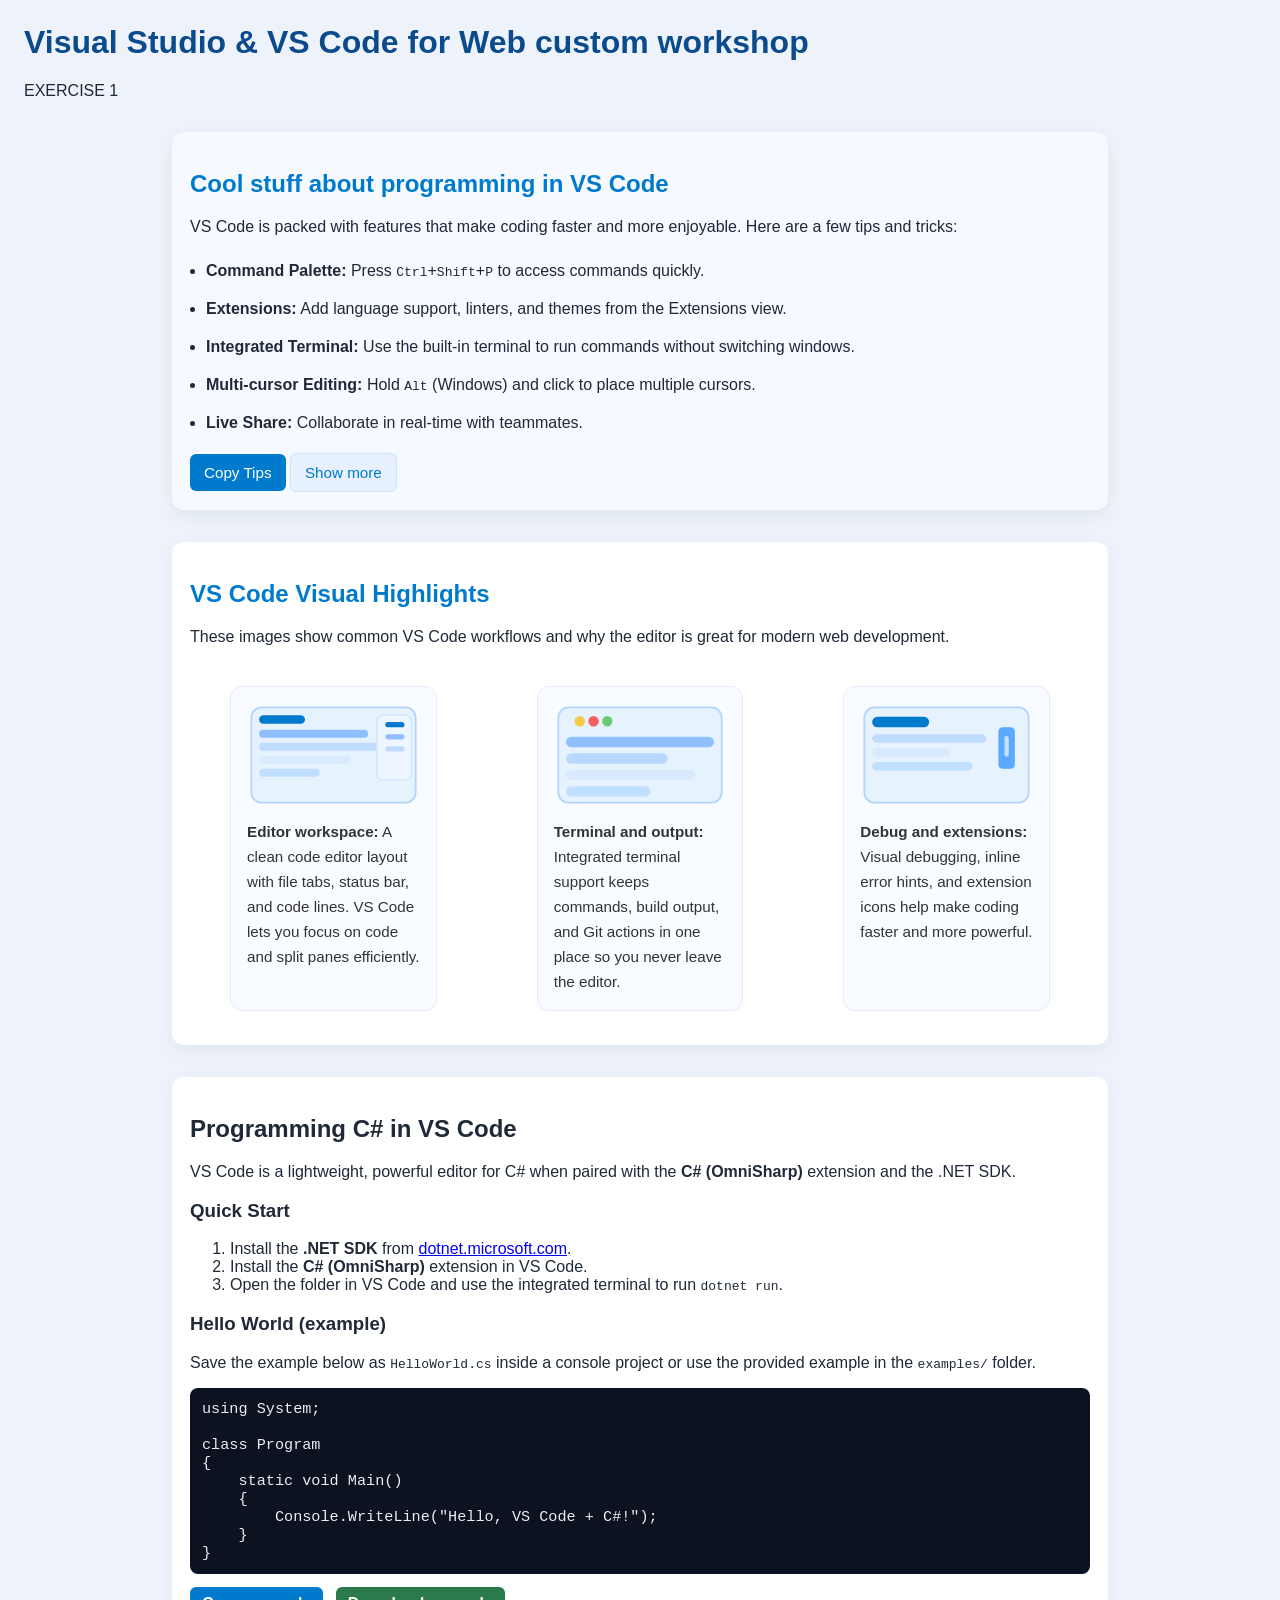
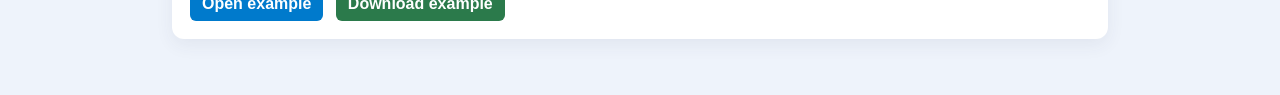
<file: index.html>
﻿<html lang="en">
    <head>
        <meta charset="utf-8">
        <meta name="viewport" content="width=device-width, initial-scale=1.0">
        <title>Document</title>
        <link rel="stylesheet" href="css/styles.css">
    </head>
    <body>
        <h1>Visual Studio & VS Code for Web custom workshop</h1>
        <p>EXERCISE 1</p>

        <section id="vscode-tips">
            <h2>Cool stuff about programming in VS Code</h2>
            <p>VS Code is packed with features that make coding faster and more enjoyable. Here are a few tips and tricks:</p>

            <ul id="tips-list">
                <li><strong>Command Palette:</strong> Press <kbd>Ctrl</kbd>+<kbd>Shift</kbd>+<kbd>P</kbd> to access commands quickly.</li>
                <li><strong>Extensions:</strong> Add language support, linters, and themes from the Extensions view.</li>
                <li><strong>Integrated Terminal:</strong> Use the built-in terminal to run commands without switching windows.</li>
                <li><strong>Multi-cursor Editing:</strong> Hold <kbd>Alt</kbd> (Windows) and click to place multiple cursors.</li>
                <li><strong>Live Share:</strong> Collaborate in real-time with teammates.</li>
            </ul>

            <div class="button-row">
                <button id="copy-tips">Copy Tips</button>
                <button id="toggle-more">Show more</button>
                <span id="copy-feedback" aria-live="polite"></span>
            </div>

            <div id="more-content">
                <h3>More VS Code Goodies</h3>
                <ol>
                    <li><strong>Settings Sync:</strong> Sync settings across machines using your account.</li>
                    <li><strong>Debugging:</strong> Set breakpoints and step through code right from the editor.</li>
                    <li><strong>Snippets:</strong> Create custom snippets to insert common code patterns.</li>
                    <li><strong>Emmet:</strong> Quickly write HTML/CSS with Emmet abbreviations.</li>
                </ol>
            </div>
        </section>

        <section id="vscode-images">
            <h2>VS Code Visual Highlights</h2>
            <p>These images show common VS Code workflows and why the editor is great for modern web development.</p>

            <div class="image-grid">
                <figure>
                    <img src="assets/editor-workspace.svg" alt="Editor workspace illustration" />
                    <figcaption>
                        <strong>Editor workspace:</strong> A clean code editor layout with file tabs, status bar, and code lines. VS Code lets you focus on code and split panes efficiently.
                    </figcaption>
                </figure>

                <figure>
                    <img src="assets/terminal-output.svg" alt="Terminal output illustration" />
                    <figcaption>
                        <strong>Terminal and output:</strong> Integrated terminal support keeps commands, build output, and Git actions in one place so you never leave the editor.
                    </figcaption>
                </figure>

                <figure>
                    <img src="assets/debug-extensions.svg" alt="Debug and extensions illustration" />
                    <figcaption>
                        <strong>Debug and extensions:</strong> Visual debugging, inline error hints, and extension icons help make coding faster and more powerful.
                    </figcaption>
                </figure>
            </div>
        </section>
        </section>

        <section id="csharp" data-src="content/csharp.html" aria-busy="true">Loading C# content…</section>

        <script src="js/script.js"></script>
    </body>
</html>
</file>
<file: css/styles.css>
body {
    font-family: Arial, sans-serif;
    background: #eef3fb;
    margin: 0;
    padding: 24px;
    color: #1f2937;
}

h1 {
    color: #0b4a8b;
}

section {
    max-width: 900px;
    margin: 32px auto;
    padding: 18px;
    border-radius: 12px;
    background: #fff;
    box-shadow: 0 6px 18px rgba(55, 60, 90, 0.07);
}

#vscode-tips {
    background: #f6f9ff;
    box-shadow: 0 6px 18px rgba(55, 60, 90, 0.08);
}

#vscode-tips h2,
#vscode-images h2 {
    color: #007acc;
    margin-bottom: 8px;
}

#vscode-tips p,
#vscode-images p,
figcaption {
    line-height: 1.65;
}

#tips-list {
    line-height: 1.75;
    padding-left: 16px;
}

#tips-list li {
    margin-bottom: 10px;
}

button {
    border: none;
    border-radius: 6px;
    padding: 10px 14px;
    font-size: 0.95rem;
    cursor: pointer;
}

#copy-tips {
    background: #007acc;
    color: white;
}

#toggle-more {
    background: #e6f0ff;
    color: #007acc;
    border: 1px solid #cfe3ff;
}

#copy-feedback {
    margin-left: 8px;
    color: #2b7a4b;
}

#more-content {
    display: none;
    margin-top: 12px;
    padding: 12px;
    border-left: 3px solid #cfe3ff;
    background: #ffffff;
    border-radius: 4px;
}

#vscode-images .image-grid {
    display: grid;
    gap: 20px;
    grid-template-columns: repeat(auto-fit, minmax(260px, 1fr));
    margin-top: 20px;
}

figure {
    background: #f8fbff;
    border: 1px solid #e5ecf7;
    padding: 16px;
    border-radius: 12px;
}

svg {
    width: 100%;
    height: 140px;
    display: block;
    border-radius: 8px;
    background: #eef6ff;
}

figcaption {
    margin-top: 12px;
    font-size: 0.95rem;
    color: #333;
}

/* Code blocks */
pre { 
    background: #0b1220;
    color: #e6eef6;
    padding: 12px;
    border-radius: 8px;
    overflow:auto;
}
pre code { 
    font-family: Menlo, Monaco, 'Courier New', monospace;
    font-size: 0.95rem;
}

.example-links {
    margin-top: 12px;
}

.btn {
    display: inline-block;
    padding: 8px 12px;
    background: #007acc;
    color: #fff;
    text-decoration: none;
    border-radius: 6px;
    font-weight: 600;
}

.btn[download] {
    background: #2b7a4b;
}
</file>
